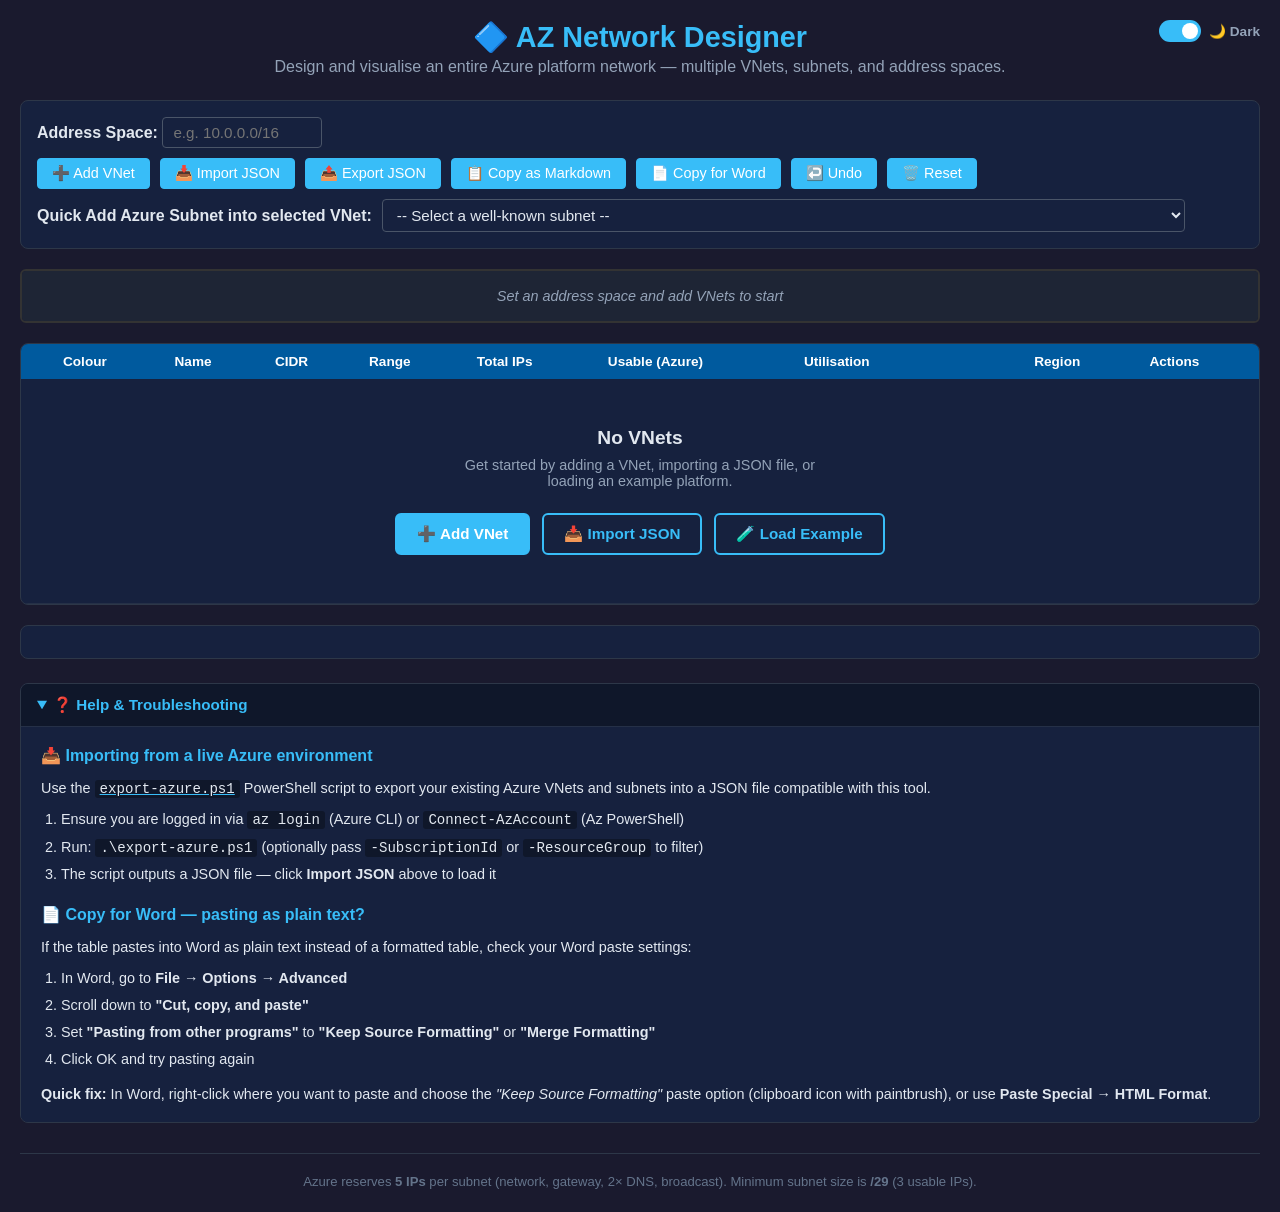
<file: index.html>
<!DOCTYPE html>
<html lang="en">
<head>
    <meta charset="UTF-8">
    <meta name="viewport" content="width=device-width, initial-scale=1.0">
    <title>AZ Network Designer</title>
    <link rel="stylesheet" href="style.css">
</head>
<body>
    <label class="theme-toggle" title="Toggle dark/light mode">
        <input type="checkbox" id="themeToggle" onchange="applyTheme(this.checked)">
        <span class="theme-toggle-track"><span class="theme-toggle-thumb"></span></span>
        <span id="themeLabel">☀️ Light</span>
    </label>

    <header>
        <h1>&#x1F537; AZ Network Designer</h1>
        <p class="subtitle">Design and visualise an entire Azure platform network — multiple VNets, subnets, and address spaces.</p>
    </header>

    <section id="config">
        <div class="config-row">
            <label>Address Space:
                <input type="text" id="addressSpaceInput" placeholder="e.g. 10.0.0.0/16" style="width:160px" onchange="platform.setAddressSpace(this.value)">
            </label>
            <span id="rebaseHint" class="rebase-hint" style="display:none">&#x26A0;&#xFE0F; Changing this will rebase all VNet addresses</span>
        </div>
        <div class="config-row config-row-buttons">
            <button onclick="platform.addVnet()">&#x2795; Add VNet</button>
            <button onclick="platform.importJSON()">&#x1F4E5; Import JSON</button>
            <button onclick="platform.exportJSON()">&#x1F4E4; Export JSON</button>
            <button onclick="platform.copyMarkdown()">&#x1F4CB; Copy as Markdown</button>
            <button onclick="platform.copyHTML()" title="Copies a formatted table to paste into Word. See Help section below if pasting as plain text.">&#x1F4C4; Copy for Word</button>
            <button onclick="platform.undo()">&#x21A9;&#xFE0F; Undo</button>
            <button onclick="platform.resetAll()">&#x1F5D1;&#xFE0F; Reset</button>
            <input type="file" id="importFile" accept=".json" style="display:none" onchange="platform.handleImport(event)">
        </div>
        <div class="config-row">
            <label>Quick Add Azure Subnet into selected VNet:</label>
            <select id="azurePreset" onchange="platform.addAzurePreset(this.value)">
                <option value="">-- Select a well-known subnet --</option>
            </select>
        </div>
    </section>

    <!-- Overlap warnings -->
    <div id="overlapWarnings"></div>

    <!-- Platform overview bar -->
    <section id="platformOverview">
        <div id="platformBar"></div>
    </section>

    <!-- Main table -->
    <section id="platformTable">
        <table>
            <thead>
                <tr>
                    <th class="expand-col"></th>
                    <th>Colour</th>
                    <th>Name</th>
                    <th>CIDR</th>
                    <th>Range</th>
                    <th>Total IPs</th>
                    <th>Usable (Azure)</th>
                    <th style="min-width:140px">Utilisation</th>
                    <th>Region</th>
                    <th>Actions</th>
                </tr>
            </thead>
            <tbody id="platformTableBody"></tbody>
        </table>
    </section>

    <section id="summary">
        <div id="summaryContent"></div>
    </section>

    <!-- VNet modal -->
    <div id="vnetModal" class="modal" style="display:none;">
        <div class="modal-content">
            <h3 id="vnetModalTitle">Add VNet</h3>
            <label>VNet Name:
                <input type="text" id="modalVnetName" placeholder="e.g. vnet-hub-uksouth">
            </label>
            <label>Address Space (CIDR):
                <input type="text" id="modalVnetCidr" placeholder="e.g. 10.0.0.0/16">
            </label>
            <label>Region:
                <input type="text" id="modalVnetRegion" placeholder="e.g. uksouth">
            </label>
            <div class="modal-actions">
                <button onclick="platform.saveVnetModal()">Save</button>
                <button onclick="platform.closeVnetModal()">Cancel</button>
            </div>
        </div>
    </div>

    <!-- Subnet name modal -->
    <div id="nameModal" class="modal" style="display:none;">
        <div class="modal-content">
            <h3>Edit Subnet</h3>
            <label>Name:
                <input type="text" id="modalSubnetName" placeholder="e.g. snet-hub-AzureFirewall">
            </label>
            <div class="modal-actions">
                <button onclick="platform.saveSubnetModal()">Save</button>
                <button onclick="platform.closeSubnetModal()">Cancel</button>
            </div>
        </div>
    </div>

    <section id="helpSection">
        <details>
            <summary>&#x2753; Help &amp; Troubleshooting</summary>
            <div class="help-content">
                <h3>&#x1F4E5; Importing from a live Azure environment</h3>
                <p>Use the <a href="export-azure.ps1" download><code>export-azure.ps1</code></a> PowerShell script to export your existing Azure VNets and subnets into a JSON file compatible with this tool.</p>
                <ol>
                    <li>Ensure you are logged in via <code>az login</code> (Azure CLI) or <code>Connect-AzAccount</code> (Az PowerShell)</li>
                    <li>Run: <code>.\export-azure.ps1</code> (optionally pass <code>-SubscriptionId</code> or <code>-ResourceGroup</code> to filter)</li>
                    <li>The script outputs a JSON file — click <strong>Import JSON</strong> above to load it</li>
                </ol>

                <h3>&#x1F4C4; Copy for Word — pasting as plain text?</h3>
                <p>If the table pastes into Word as plain text instead of a formatted table, check your Word paste settings:</p>
                <ol>
                    <li>In Word, go to <strong>File &rarr; Options &rarr; Advanced</strong></li>
                    <li>Scroll down to <strong>"Cut, copy, and paste"</strong></li>
                    <li>Set <strong>"Pasting from other programs"</strong> to <strong>"Keep Source Formatting"</strong> or <strong>"Merge Formatting"</strong></li>
                    <li>Click OK and try pasting again</li>
                </ol>
                <p><strong>Quick fix:</strong> In Word, right-click where you want to paste and choose the <em>"Keep Source Formatting"</em> paste option (clipboard icon with paintbrush), or use <strong>Paste Special &rarr; HTML Format</strong>.</p>
            </div>
        </details>
    </section>

    <footer>
        <p>Azure reserves <strong>5 IPs</strong> per subnet (network, gateway, 2&times; DNS, broadcast). Minimum subnet size is <strong>/29</strong> (3 usable IPs).</p>
    </footer>

    <script src="azureDefaults.js"></script>
    <script src="app.js"></script>
    <script>
        function applyTheme(isDark) {
            document.documentElement.setAttribute('data-theme', isDark ? 'dark' : 'light');
            document.getElementById('themeLabel').textContent = isDark ? '🌙 Dark' : '☀️ Light';
            localStorage.setItem('theme', isDark ? 'dark' : 'light');
        }
        (function () {
            var saved = localStorage.getItem('theme');
            var isDark = saved ? saved === 'dark' : true; // default dark
            var toggle = document.getElementById('themeToggle');
            toggle.checked = isDark;
            applyTheme(isDark);
        })();
    </script>
</body>
</html>
</file>
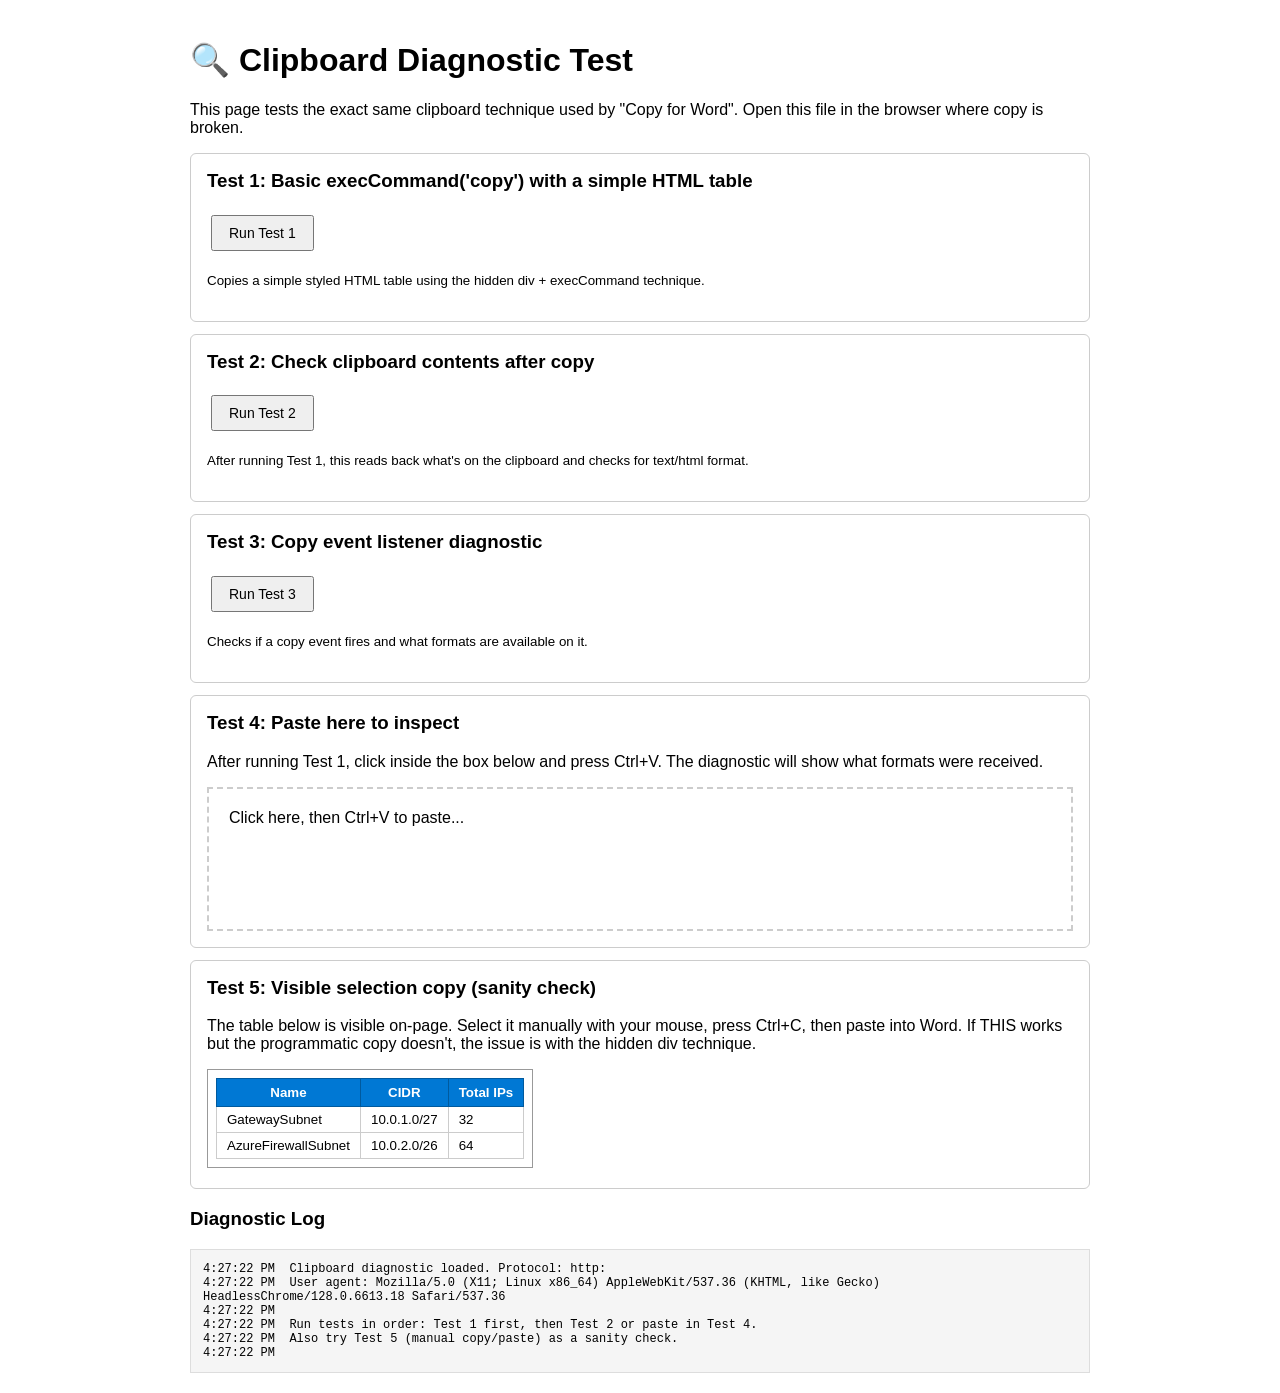
<file: clipboard-test.html>
<!DOCTYPE html>
<html lang="en">
<head>
    <meta charset="UTF-8">
    <title>Clipboard Diagnostic Test</title>
    <style>
        body { font-family: Calibri, Arial, sans-serif; padding: 20px; max-width: 900px; margin: 0 auto; }
        .test-section { border: 1px solid #ccc; padding: 16px; margin: 12px 0; border-radius: 6px; }
        .test-section h3 { margin-top: 0; }
        button { padding: 8px 16px; margin: 4px; cursor: pointer; font-size: 14px; }
        .pass { color: green; font-weight: bold; }
        .fail { color: red; font-weight: bold; }
        .info { color: #0078d4; }
        #log { background: #f5f5f5; padding: 12px; font-family: monospace; font-size: 12px; white-space: pre-wrap; max-height: 400px; overflow-y: auto; border: 1px solid #ddd; }
        #pasteTarget { border: 2px dashed #ccc; padding: 20px; margin-top: 12px; min-height: 100px; }
        #pasteTarget:focus { border-color: #0078d4; outline: none; }
    </style>
</head>
<body>
    <h1>🔍 Clipboard Diagnostic Test</h1>
    <p>This page tests the exact same clipboard technique used by "Copy for Word". Open this file in the browser where copy is broken.</p>

    <div class="test-section">
        <h3>Test 1: Basic execCommand('copy') with a simple HTML table</h3>
        <button onclick="testBasicCopy()">Run Test 1</button>
        <p><small>Copies a simple styled HTML table using the hidden div + execCommand technique.</small></p>
    </div>

    <div class="test-section">
        <h3>Test 2: Check clipboard contents after copy</h3>
        <button onclick="testClipboardRead()">Run Test 2</button>
        <p><small>After running Test 1, this reads back what's on the clipboard and checks for text/html format.</small></p>
    </div>

    <div class="test-section">
        <h3>Test 3: Copy event listener diagnostic</h3>
        <button onclick="testCopyEvent()">Run Test 3</button>
        <p><small>Checks if a copy event fires and what formats are available on it.</small></p>
    </div>

    <div class="test-section">
        <h3>Test 4: Paste here to inspect</h3>
        <p>After running Test 1, click inside the box below and press Ctrl+V. The diagnostic will show what formats were received.</p>
        <div id="pasteTarget" contenteditable="true" onpaste="inspectPaste(event)">Click here, then Ctrl+V to paste...</div>
    </div>

    <div class="test-section">
        <h3>Test 5: Visible selection copy (sanity check)</h3>
        <p>The table below is visible on-page. Select it manually with your mouse, press Ctrl+C, then paste into Word. If THIS works but the programmatic copy doesn't, the issue is with the hidden div technique.</p>
        <div id="visibleTable" style="border:1px solid #999;padding:8px;display:inline-block;">
            <table style="font-family:Calibri,Arial,sans-serif;font-size:10pt;border-collapse:collapse;">
                <tr>
                    <th style="background:#0078d4;color:#fff;padding:6px 10px;border:1px solid #005a9e;">Name</th>
                    <th style="background:#0078d4;color:#fff;padding:6px 10px;border:1px solid #005a9e;">CIDR</th>
                    <th style="background:#0078d4;color:#fff;padding:6px 10px;border:1px solid #005a9e;">Total IPs</th>
                </tr>
                <tr>
                    <td style="padding:5px 10px;border:1px solid #ccc;">GatewaySubnet</td>
                    <td style="padding:5px 10px;border:1px solid #ccc;">10.0.1.0/27</td>
                    <td style="padding:5px 10px;border:1px solid #ccc;">32</td>
                </tr>
                <tr>
                    <td style="padding:5px 10px;border:1px solid #ccc;">AzureFirewallSubnet</td>
                    <td style="padding:5px 10px;border:1px solid #ccc;">10.0.2.0/26</td>
                    <td style="padding:5px 10px;border:1px solid #ccc;">64</td>
                </tr>
            </table>
        </div>
    </div>

    <h3>Diagnostic Log</h3>
    <div id="log"></div>

    <script>
        function log(msg, cls) {
            var el = document.getElementById('log');
            var span = document.createElement('span');
            if (cls) span.className = cls;
            span.textContent = new Date().toLocaleTimeString() + '  ' + msg + '\n';
            el.appendChild(span);
            el.scrollTop = el.scrollHeight;
        }

        function testBasicCopy() {
            log('--- TEST 1: Basic execCommand copy ---');

            var html = '<table style="font-family:Calibri,Arial,sans-serif;font-size:10pt;border-collapse:collapse;">';
            html += '<tr><th style="background:#0078d4;color:#fff;padding:6px 10px;border:1px solid #005a9e;">Name</th>';
            html += '<th style="background:#0078d4;color:#fff;padding:6px 10px;border:1px solid #005a9e;">CIDR</th>';
            html += '<th style="background:#0078d4;color:#fff;padding:6px 10px;border:1px solid #005a9e;">Total IPs</th></tr>';
            html += '<tr><td style="padding:5px 10px;border:1px solid #ccc;">GatewaySubnet</td>';
            html += '<td style="padding:5px 10px;border:1px solid #ccc;">10.0.1.0/27</td>';
            html += '<td style="padding:5px 10px;border:1px solid #ccc;">32</td></tr>';
            html += '<tr><td style="padding:5px 10px;border:1px solid #ccc;">AzureFirewallSubnet</td>';
            html += '<td style="padding:5px 10px;border:1px solid #ccc;">10.0.2.0/26</td>';
            html += '<td style="padding:5px 10px;border:1px solid #ccc;">64</td></tr>';
            html += '</table>';

            log('HTML length: ' + html.length + ' chars');

            // Create hidden container — exact same technique as copyHTML()
            var container = document.createElement('div');
            container.innerHTML = html;
            container.style.position = 'fixed';
            container.style.left = '-9999px';
            container.style.top = '0';
            container.style.opacity = '0';
            document.body.appendChild(container);

            log('Container created, childNodes: ' + container.childNodes.length);
            log('Container innerHTML starts with: ' + container.innerHTML.substring(0, 80) + '...');

            var range = document.createRange();
            range.selectNodeContents(container);
            var sel = window.getSelection();
            sel.removeAllRanges();
            sel.addRange(range);

            log('Selection set. rangeCount: ' + sel.rangeCount);
            log('Selection toString length: ' + sel.toString().length);
            log('Selection text preview: "' + sel.toString().substring(0, 100) + '"');

            var result;
            try {
                result = document.execCommand('copy');
                log('execCommand("copy") returned: ' + result, result ? 'pass' : 'fail');
            } catch (e) {
                log('execCommand("copy") threw: ' + e.message, 'fail');
            }

            sel.removeAllRanges();
            document.body.removeChild(container);

            log('Container cleaned up.');
            log('NOW: Paste into Word (Ctrl+V) to test if it arrives as a formatted table.');
            log('Also run Test 2 to check clipboard contents, or paste in the box in Test 4.');
            log('');
        }

        function testClipboardRead() {
            log('--- TEST 2: Reading clipboard contents ---');

            if (!navigator.clipboard) {
                log('navigator.clipboard is NOT available (likely file:// protocol)', 'fail');
                log('Try opening this page via http://localhost instead', 'info');
                return;
            }

            if (!navigator.clipboard.read) {
                log('navigator.clipboard.read() is not available', 'fail');
                log('Trying navigator.clipboard.readText() instead...', 'info');
                navigator.clipboard.readText().then(function(text) {
                    log('clipboard.readText() returned: ' + text.length + ' chars');
                    log('Text preview: "' + text.substring(0, 200) + '"');
                }).catch(function(err) {
                    log('clipboard.readText() failed: ' + err.message, 'fail');
                });
                return;
            }

            navigator.clipboard.read().then(function(items) {
                log('clipboard.read() returned ' + items.length + ' ClipboardItem(s)');
                items.forEach(function(item, i) {
                    log('  Item ' + i + ' types: ' + item.types.join(', '), 'info');
                    item.types.forEach(function(type) {
                        item.getType(type).then(function(blob) {
                            blob.text().then(function(text) {
                                if (type === 'text/html') {
                                    log('  HTML content (' + text.length + ' chars): ' + text.substring(0, 300) + '...', 'pass');
                                } else {
                                    log('  ' + type + ' (' + text.length + ' chars): ' + text.substring(0, 200));
                                }
                            });
                        });
                    });
                });
            }).catch(function(err) {
                log('clipboard.read() failed: ' + err.message, 'fail');
                log('This may require HTTPS or user gesture. Try clipboard.readText()...', 'info');
                navigator.clipboard.readText().then(function(text) {
                    log('Fallback readText: ' + text.length + ' chars');
                    log('Text: "' + text.substring(0, 200) + '"');
                }).catch(function(e2) {
                    log('readText also failed: ' + e2.message, 'fail');
                });
            });
            log('');
        }

        function testCopyEvent() {
            log('--- TEST 3: Copy event listener ---');

            var html = '<table style="border-collapse:collapse;"><tr><td style="border:1px solid #ccc;padding:5px;">Test Cell</td></tr></table>';
            var container = document.createElement('div');
            container.innerHTML = html;
            container.style.position = 'fixed';
            container.style.left = '-9999px';
            container.style.top = '0';
            container.style.opacity = '0';
            document.body.appendChild(container);

            var range = document.createRange();
            range.selectNodeContents(container);
            var sel = window.getSelection();
            sel.removeAllRanges();
            sel.addRange(range);

            // Listen for the copy event
            var copyFired = false;
            function onCopy(e) {
                copyFired = true;
                log('Copy event fired!', 'pass');
                log('  clipboardData available: ' + !!e.clipboardData, e.clipboardData ? 'pass' : 'fail');
                if (e.clipboardData) {
                    // Try to read what's being put on clipboard
                    // Note: getData may not work in all browsers during copy
                    var types = e.clipboardData.types || [];
                    log('  clipboardData.types: ' + (types.length > 0 ? types.join(', ') : '(empty — normal for copy event)'));
                }
                // Check if anything is intercepting/preventing
                log('  event.defaultPrevented: ' + e.defaultPrevented, e.defaultPrevented ? 'fail' : 'pass');
            }
            document.addEventListener('copy', onCopy, true); // capture phase

            var result = document.execCommand('copy');
            
            document.removeEventListener('copy', onCopy, true);
            sel.removeAllRanges();
            document.body.removeChild(container);

            log('execCommand returned: ' + result, result ? 'pass' : 'fail');
            if (!copyFired) {
                log('Copy event did NOT fire — this is very unusual', 'fail');
            }
            log('');
        }

        function inspectPaste(e) {
            log('--- TEST 4: Paste event inspection ---');
            
            var cd = e.clipboardData;
            if (!cd) {
                log('No clipboardData on paste event!', 'fail');
                return;
            }

            var types = cd.types;
            log('Paste clipboardData.types: ' + Array.from(types).join(', '), 'info');

            for (var i = 0; i < types.length; i++) {
                var type = types[i];
                var data = cd.getData(type);
                if (type === 'text/html') {
                    log('text/html (' + data.length + ' chars):', 'pass');
                    log('  Preview: ' + data.substring(0, 500));
                    // Check if it contains table tags
                    if (data.indexOf('<table') >= 0) {
                        log('  ✓ Contains <table> — Word should render as table', 'pass');
                    } else {
                        log('  ✗ No <table> found in HTML!', 'fail');
                    }
                } else if (type === 'text/plain') {
                    log('text/plain (' + data.length + ' chars):', 'info');
                    log('  Preview: "' + data.substring(0, 200) + '"');
                } else {
                    log(type + ' (' + data.length + ' chars)', 'info');
                }
            }
            log('');

            // Don't prevent default — let the paste happen so you can see the result
        }

        log('Clipboard diagnostic loaded. Protocol: ' + window.location.protocol);
        log('User agent: ' + navigator.userAgent.substring(0, 120));
        log('');
        log('Run tests in order: Test 1 first, then Test 2 or paste in Test 4.');
        log('Also try Test 5 (manual copy/paste) as a sanity check.');
        log('');
    </script>
</body>
</html>
</file>
<file: style.css>
/* AZ Network Designer - Combined Styles */

:root {
    --bg-page: #f4f4f8;
    --bg-card: #fff;
    --bg-card-alt: #f9f9f9;
    --bg-table-head: #0078d4;
    --bg-vnet-row: #e8f4fd;
    --bg-hover-row: #f0f6ff;
    --bg-name-hover: #e8f0fe;
    --bg-empty-bar: #f0f0f0;
    --bg-code: #f0f0f0;
    --bg-empty-btn: #fff;
    --color-text: #1e1e1e;
    --color-text-muted: #666;
    --color-text-footer: #888;
    --color-border: #ddd;
    --color-border-light: #eee;
    --color-input-border: #ccc;
    --color-accent: #0078d4;
    --color-vnet-name: #0078d4;
    --color-subtitle: #666;
    --color-util-bar-bg: #eee;
    --color-util-bar-border: #ccc;
    --color-util-label: #666;
    --color-util-label-vnet: #333;
    --color-join: #bbb;
    --color-empty-state-title: #333;
    --color-empty-state-hint: #666;
    --color-subnet-indent: #ddd;
    --color-summary-bg: #fff;
    --color-rebase-bg: #fff8e1;
    --color-rebase-border: #f0c040;
    --color-rebase-text: #8a6000;
    --color-overlap-bg: #fff4ce;
    --color-overlap-border: #e8c700;
    --color-overlap-text: #6b5800;
    --color-help-summary-bg: #f9f9f9;
    --color-help-summary-hover: #eef5fd;
    --shadow-modal: rgba(0,0,0,0.2);
}

[data-theme="dark"] {
    --bg-page: #1a1a2e;
    --bg-card: #16213e;
    --bg-card-alt: #0f172a;
    --bg-table-head: #005a9e;
    --bg-vnet-row: #1a2d45;
    --bg-hover-row: #1e3a5f;
    --bg-name-hover: #1e2f50;
    --bg-empty-bar: #1e2535;
    --bg-code: #0f172a;
    --bg-empty-btn: #16213e;
    --color-text: #e2e8f0;
    --color-text-muted: #94a3b8;
    --color-text-footer: #64748b;
    --color-border: #2d3748;
    --color-border-light: #253047;
    --color-input-border: #4a5568;
    --color-accent: #38bdf8;
    --color-vnet-name: #38bdf8;
    --color-subtitle: #94a3b8;
    --color-util-bar-bg: #253047;
    --color-util-bar-border: #4a5568;
    --color-util-label: #94a3b8;
    --color-util-label-vnet: #cbd5e1;
    --color-join: #4a5568;
    --color-empty-state-title: #e2e8f0;
    --color-empty-state-hint: #94a3b8;
    --color-subnet-indent: #2d3748;
    --color-summary-bg: #16213e;
    --color-rebase-bg: #2d2000;
    --color-rebase-border: #b38a00;
    --color-rebase-text: #fcd34d;
    --color-overlap-bg: #2d2000;
    --color-overlap-border: #b38a00;
    --color-overlap-text: #fcd34d;
    --color-help-summary-bg: #0f172a;
    --color-help-summary-hover: #1a2d45;
    --shadow-modal: rgba(0,0,0,0.6);
}

/* Dark mode toggle */
.theme-toggle {
    position: absolute;
    top: 20px;
    right: 20px;
    display: flex;
    align-items: center;
    gap: 8px;
    font-size: 0.85rem;
    font-weight: 600;
    color: var(--color-text-muted);
    user-select: none;
    cursor: pointer;
}

.theme-toggle input[type="checkbox"] {
    display: none;
}

.theme-toggle-track {
    width: 42px;
    height: 22px;
    background: #4a5568;
    border-radius: 11px;
    position: relative;
    transition: background 0.2s;
    flex-shrink: 0;
}

.theme-toggle input:checked + .theme-toggle-track {
    background: var(--color-accent);
}

.theme-toggle-thumb {
    position: absolute;
    top: 3px;
    left: 3px;
    width: 16px;
    height: 16px;
    background: #fff;
    border-radius: 50%;
    transition: transform 0.2s;
}

.theme-toggle input:checked + .theme-toggle-track .theme-toggle-thumb {
    transform: translateX(20px);
}

* {
    margin: 0;
    padding: 0;
    box-sizing: border-box;
}

body {
    font-family: 'Segoe UI', Tahoma, Geneva, Verdana, sans-serif;
    background: var(--bg-page);
    color: var(--color-text);
    max-width: 1400px;
    margin: 0 auto;
    padding: 20px;
    position: relative;
}

header {
    text-align: center;
    margin-bottom: 24px;
}

header h1 {
    font-size: 1.8rem;
    color: var(--color-accent);
}

header .subtitle {
    color: var(--color-subtitle);
    margin-top: 4px;
}

/* Config Section */
#config {
    background: var(--bg-card);
    border: 1px solid var(--color-border);
    border-radius: 8px;
    padding: 16px;
    margin-bottom: 20px;
}

.config-row {
    display: flex;
    align-items: center;
    gap: 10px;
    margin-bottom: 10px;
    flex-wrap: wrap;
}

.config-row-buttons {
    flex-wrap: nowrap;
}

.rebase-hint {
    font-size: 0.82rem;
    font-weight: 600;
    color: var(--color-rebase-text);
    background: var(--color-rebase-bg);
    border: 1px solid var(--color-rebase-border);
    border-radius: 4px;
    padding: 3px 10px;
    white-space: nowrap;
}

.config-row:last-child {
    margin-bottom: 0;
}

.config-row label {
    font-weight: 600;
    min-width: 200px;
}

.config-row input[type="text"] {
    padding: 6px 10px;
    border: 1px solid var(--color-input-border);
    border-radius: 4px;
    font-size: 0.95rem;
    width: 220px;
    background: var(--bg-card);
    color: var(--color-text);
}

.config-row select {
    padding: 6px 10px;
    border: 1px solid var(--color-input-border);
    border-radius: 4px;
    font-size: 0.95rem;
    min-width: 300px;
    background: var(--bg-card);
    color: var(--color-text);
}

button {
    padding: 6px 14px;
    border: 1px solid var(--color-accent);
    background: var(--color-accent);
    color: #fff;
    border-radius: 4px;
    cursor: pointer;
    font-size: 0.9rem;
    transition: background 0.15s;
}

button:hover {
    background: #005ea2;
}

/* Table base */
table {
    width: 100%;
    border-collapse: collapse;
}

thead th {
    background: var(--bg-table-head);
    color: #fff;
    padding: 10px 12px;
    text-align: left;
    font-size: 0.85rem;
    white-space: nowrap;
}

tbody td {
    padding: 8px 12px;
    border-bottom: 1px solid var(--color-border-light);
    font-size: 0.85rem;
    vertical-align: middle;
}

tbody tr:hover {
    background: var(--bg-hover-row);
}

td .colour-swatch {
    width: 20px;
    height: 20px;
    border-radius: 4px;
    display: inline-block;
    border: 1px solid #999;
}

td .subnet-name {
    font-weight: 600;
}

td .subnet-name.unnamed {
    color: #999;
    font-style: italic;
}

/* Divide link */
.divide-link {
    color: var(--color-accent);
    text-decoration: underline;
    cursor: pointer;
    font-weight: 600;
    font-size: 0.85rem;
    background: none;
    border: none;
    padding: 0;
}

.divide-link:hover {
    color: #d83b01;
}

.divide-link.disabled {
    color: var(--color-input-border);
    cursor: not-allowed;
    text-decoration: none;
}

/* Join tree cells */
.join-cell {
    padding: 0 !important;
    width: 22px;
    min-width: 22px;
    max-width: 22px;
    position: relative;
    border-bottom: 1px solid var(--color-border-light) !important;
}

.join-bracket {
    position: absolute;
    left: 6px;
    width: 12px;
}

.join-top {
    top: 50%;
    bottom: 0;
    border-left: 3px solid var(--color-join);
    border-top: 3px solid var(--color-join);
    border-top-left-radius: 4px;
}

.join-mid {
    top: 0;
    bottom: 0;
    border-left: 3px solid var(--color-join);
}

.join-bottom {
    top: 0;
    bottom: 50%;
    border-left: 3px solid var(--color-join);
    border-bottom: 3px solid var(--color-join);
    border-bottom-left-radius: 4px;
}

.join-clickable {
    cursor: pointer;
    border-color: var(--color-accent) !important;
}

.join-clickable:hover {
    border-color: #d83b01 !important;
}

thead th.join-header {
    padding: 4px 1px;
    font-size: 0.65rem;
    text-align: center;
    min-width: 22px;
    max-width: 22px;
}

thead th.join-group-header {
    text-align: center;
    font-size: 0.75rem;
}

/* Name cell clickable */
td.name-cell {
    cursor: pointer;
}

td.name-cell:hover {
    background: var(--bg-name-hover);
}

/* Warning badges */
.warning-badge {
    background: #fff4ce;
    color: #8a6914;
    padding: 2px 6px;
    border-radius: 3px;
    font-size: 0.75rem;
    font-weight: 600;
}

.error-badge {
    background: #fde7e9;
    color: #a80000;
    padding: 2px 6px;
    border-radius: 3px;
    font-size: 0.75rem;
    font-weight: 600;
}

/* Summary */
#summary {
    background: var(--bg-card);
    border: 1px solid var(--color-border);
    border-radius: 8px;
    padding: 16px;
    margin-bottom: 20px;
}

#summaryContent {
    display: flex;
    gap: 30px;
    flex-wrap: wrap;
    font-size: 0.9rem;
}

#summaryContent .stat {
    display: flex;
    flex-direction: column;
}

#summaryContent .stat-label {
    font-weight: 600;
    color: var(--color-text-muted);
    font-size: 0.8rem;
}

#summaryContent .stat-value {
    font-size: 1.2rem;
    font-weight: 700;
    color: var(--color-accent);
}

/* Modal */
.modal {
    position: fixed;
    top: 0; left: 0; right: 0; bottom: 0;
    background: rgba(0,0,0,0.4);
    display: flex;
    align-items: center;
    justify-content: center;
    z-index: 1000;
}

.modal-content {
    background: var(--bg-card);
    border-radius: 8px;
    padding: 24px;
    min-width: 360px;
    box-shadow: 0 8px 32px var(--shadow-modal);
}

.modal-content h3 {
    margin-bottom: 16px;
    color: var(--color-accent);
}

.modal-content label {
    display: block;
    margin-bottom: 12px;
    font-weight: 600;
}

.modal-content input[type="text"] {
    display: block;
    width: 100%;
    margin-top: 4px;
    padding: 6px 10px;
    border: 1px solid var(--color-input-border);
    border-radius: 4px;
    font-size: 0.95rem;
    background: var(--bg-page);
    color: var(--color-text);
}

.modal-actions {
    display: flex;
    gap: 8px;
    margin-top: 16px;
    justify-content: flex-end;
}

.modal-actions button:last-child {
    background: #64748b;
    border-color: #64748b;
}

/* Help Section */
#helpSection {
    margin-top: 24px;
}

#helpSection details {
    background: var(--bg-card);
    border: 1px solid var(--color-border);
    border-radius: 8px;
    overflow: hidden;
}

#helpSection summary {
    padding: 12px 16px;
    font-weight: 600;
    font-size: 0.95rem;
    cursor: pointer;
    color: var(--color-accent);
    background: var(--color-help-summary-bg);
    border-bottom: 1px solid var(--color-border-light);
}

#helpSection summary:hover {
    background: var(--color-help-summary-hover);
}

.help-content {
    padding: 16px 20px;
    font-size: 0.9rem;
    line-height: 1.6;
    color: var(--color-text);
    background: var(--bg-card);
}

.help-content h3 {
    color: var(--color-accent);
    margin: 16px 0 8px 0;
    font-size: 1rem;
}

.help-content h3:first-child {
    margin-top: 0;
}

.help-content ol {
    margin: 8px 0 12px 20px;
}

.help-content li {
    margin-bottom: 4px;
}

.help-content code {
    background: var(--bg-code);
    color: var(--color-text);
    padding: 1px 5px;
    border-radius: 3px;
    font-size: 0.88rem;
}

.help-content a {
    color: var(--color-accent);
}

/* Footer */
footer {
    text-align: center;
    color: var(--color-text-footer);
    font-size: 0.82rem;
    margin-top: 30px;
    padding-top: 20px;
    border-top: 1px solid var(--color-border);
}

footer a {
    color: var(--color-accent);
}

footer p {
    margin-bottom: 4px;
}

/* Toast notification */
.toast {
    position: fixed;
    bottom: 20px;
    right: 20px;
    background: #0078d4;
    color: #fff;
    padding: 10px 18px;
    border-radius: 6px;
    font-size: 0.9rem;
    z-index: 2000;
    animation: fadeInOut 2.5s forwards;
}

@keyframes fadeInOut {
    0%   { opacity: 0; transform: translateY(10px); }
    15%  { opacity: 1; transform: translateY(0); }
    80%  { opacity: 1; }
    100% { opacity: 0; }
}

/* Overlap warnings */
.overlap-box {
    background: var(--color-overlap-bg);
    border: 1px solid var(--color-overlap-border);
    border-radius: 8px;
    padding: 12px 16px;
    margin-bottom: 16px;
    font-size: 0.85rem;
    color: var(--color-overlap-text);
}

.overlap-box ul {
    margin: 6px 0 0 20px;
}

/* Platform overview bar */
#platformOverview {
    margin-bottom: 20px;
}

#platformBar {
    display: flex;
    width: 100%;
    min-height: 50px;
    border-radius: 6px;
    overflow: hidden;
    border: 2px solid #333;
    gap: 2px;
    background: #333;
}

.platform-block {
    display: flex;
    align-items: center;
    justify-content: center;
    height: 50px;
    cursor: pointer;
    font-size: 0.75rem;
    font-weight: 600;
    color: #1e1e1e;
    text-align: center;
    padding: 0 8px;
    overflow: hidden;
    text-overflow: ellipsis;
    white-space: nowrap;
    transition: filter 0.15s;
}

.platform-block:hover {
    filter: brightness(0.85);
}

.platform-free {
    background: repeating-linear-gradient(
        45deg,
        #e0e0e0,
        #e0e0e0 4px,
        #f5f5f5 4px,
        #f5f5f5 8px
    ) !important;
    color: #888;
    font-size: 0.65rem;
    cursor: default;
}
.platform-free:hover {
    filter: none;
}

.empty-bar {
    display: flex;
    align-items: center;
    justify-content: center;
    width: 100%;
    height: 50px;
    color: var(--color-text-muted);
    font-style: italic;
    font-size: 0.9rem;
    background: var(--bg-empty-bar);
}

/* Empty state inside the table */
.empty-state-cell {
    padding: 0 !important;
}

.empty-state {
    display: flex;
    flex-direction: column;
    align-items: center;
    justify-content: center;
    padding: 48px 24px;
    text-align: center;
}

.empty-state-title {
    font-size: 1.2rem;
    font-weight: 700;
    color: var(--color-empty-state-title);
    margin: 0 0 8px;
}

.empty-state-hint {
    font-size: 0.9rem;
    color: var(--color-empty-state-hint);
    margin: 0 0 24px;
    max-width: 400px;
}

.empty-state-actions {
    display: flex;
    gap: 12px;
    flex-wrap: wrap;
    justify-content: center;
}

.empty-btn {
    padding: 10px 20px;
    border: 2px solid var(--color-accent);
    border-radius: 6px;
    background: var(--bg-empty-btn);
    color: var(--color-accent);
    font-size: 0.95rem;
    font-weight: 600;
    cursor: pointer;
    transition: background 0.15s, color 0.15s;
}

.empty-btn:hover {
    background: var(--bg-hover-row);
}

.empty-btn.primary {
    background: var(--color-accent);
    color: #fff;
}

.empty-btn.primary:hover {
    background: #005a9e;
    border-color: #005a9e;
}

/* Platform table */
#platformTable {
    background: var(--bg-card);
    border: 1px solid var(--color-border);
    border-radius: 8px;
    overflow-x: auto;
    margin-bottom: 20px;
}

/* Expand arrow */
.expand-col {
    width: 30px;
    min-width: 30px;
    max-width: 30px;
    text-align: center;
}

.expand-arrow {
    cursor: pointer;
    font-size: 0.85rem;
    color: var(--color-accent);
    user-select: none;
}

.expand-arrow:hover {
    color: #d83b01;
}

/* VNet rows */
.vnet-row {
    background: var(--bg-vnet-row);
    font-weight: 600;
}

.vnet-row td {
    border-bottom: 2px solid var(--color-accent) !important;
    padding-top: 10px !important;
    padding-bottom: 10px !important;
}

.vnet-name-cell {
    color: var(--color-vnet-name);
    font-size: 0.95rem;
}

/* Utilisation bar */
.util-cell {
    padding: 4px 8px !important;
    min-width: 140px;
}

.util-bar {
    display: flex;
    width: 100%;
    height: 14px;
    border-radius: 3px;
    overflow: hidden;
    background: var(--color-util-bar-bg);
    border: 1px solid var(--color-util-bar-border);
}

.util-seg {
    height: 100%;
    min-width: 0;
    transition: width 0.2s;
}

.util-named {
    opacity: 0.9;
}

.util-free {
    background: repeating-linear-gradient(
        -45deg,
        var(--color-util-bar-bg),
        var(--color-util-bar-bg) 3px,
        var(--bg-page) 3px,
        var(--bg-page) 6px
    );
}

.util-label {
    display: block;
    font-size: 0.7rem;
    font-weight: 400;
    color: var(--color-util-label);
    margin-top: 2px;
    text-align: center;
}

.vnet-row .util-label {
    font-weight: 600;
    color: var(--color-util-label-vnet);
}

/* Subnet rows */
.subnet-row td {
    background: var(--bg-card);
}

.subnet-indent {
    border-left: 3px solid var(--color-subnet-indent);
}

.subnet-row:hover td {
    background: var(--bg-hover-row);
}
</file>
